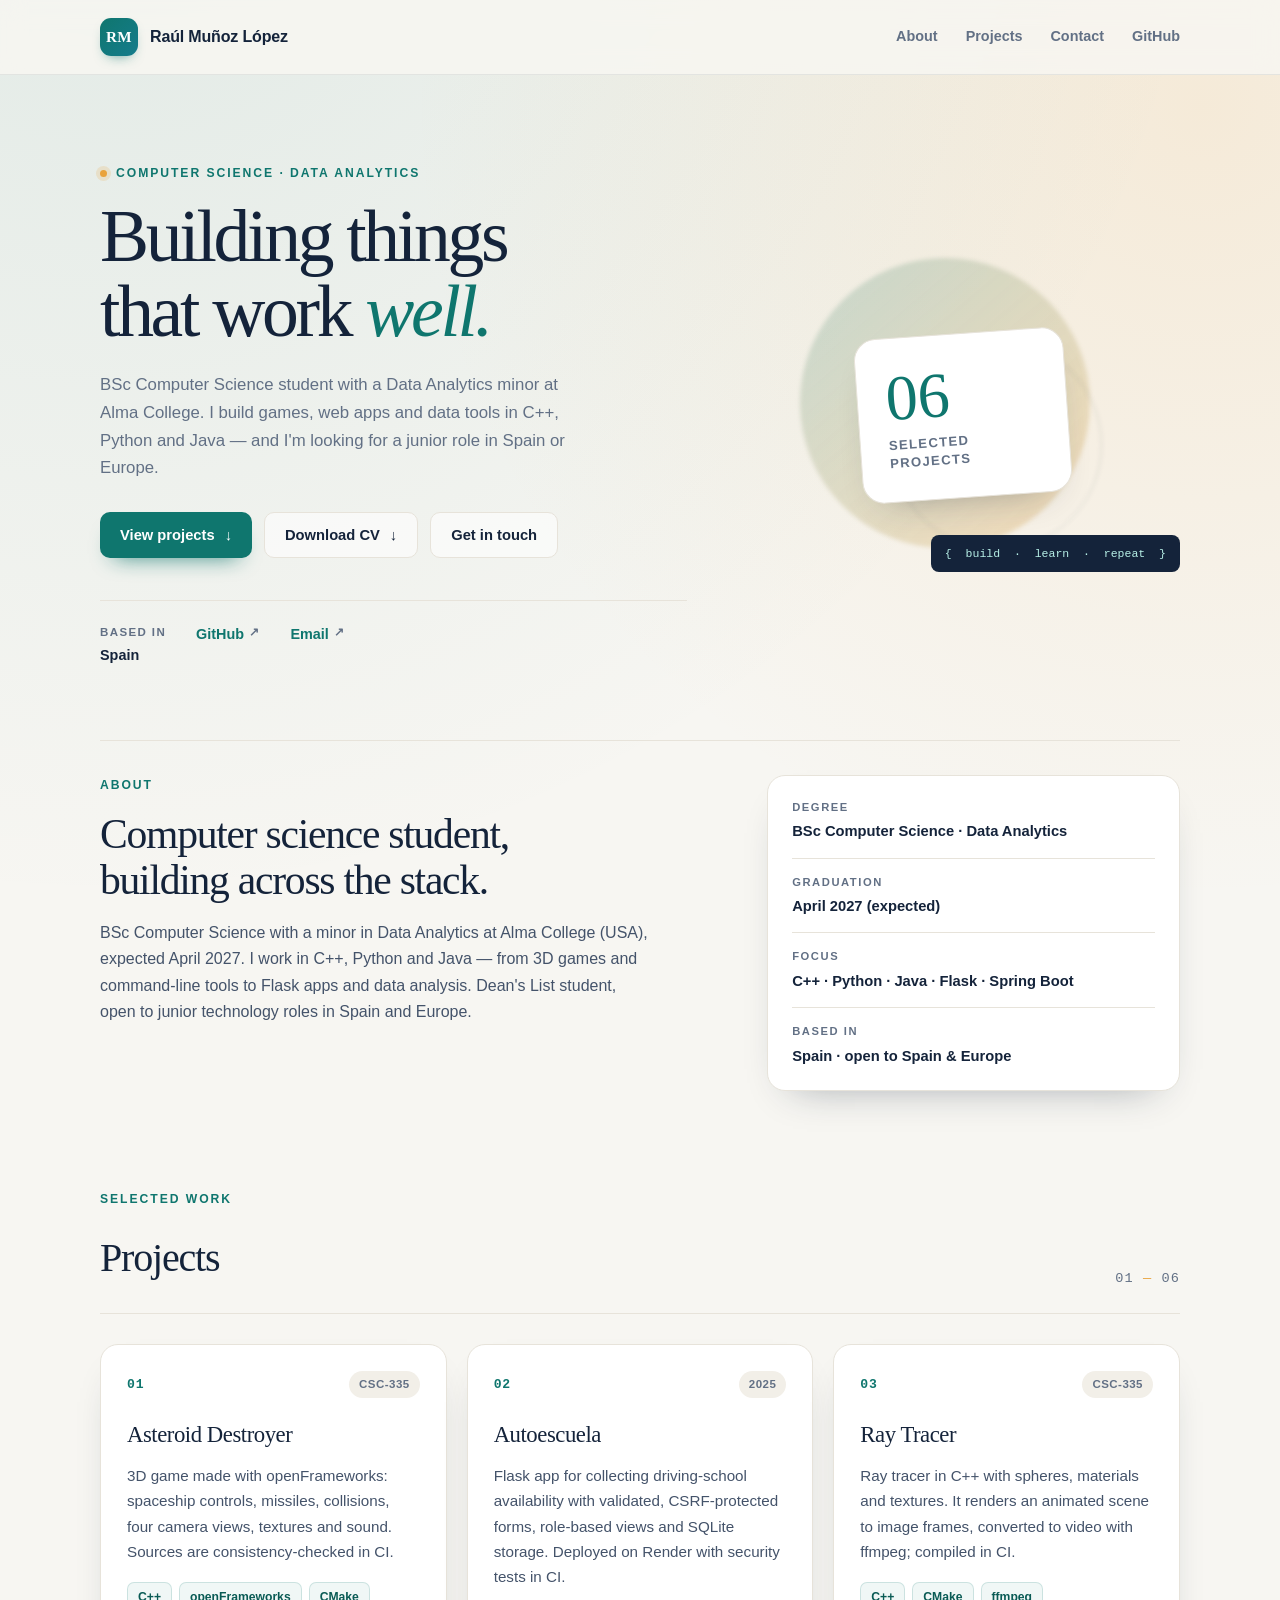
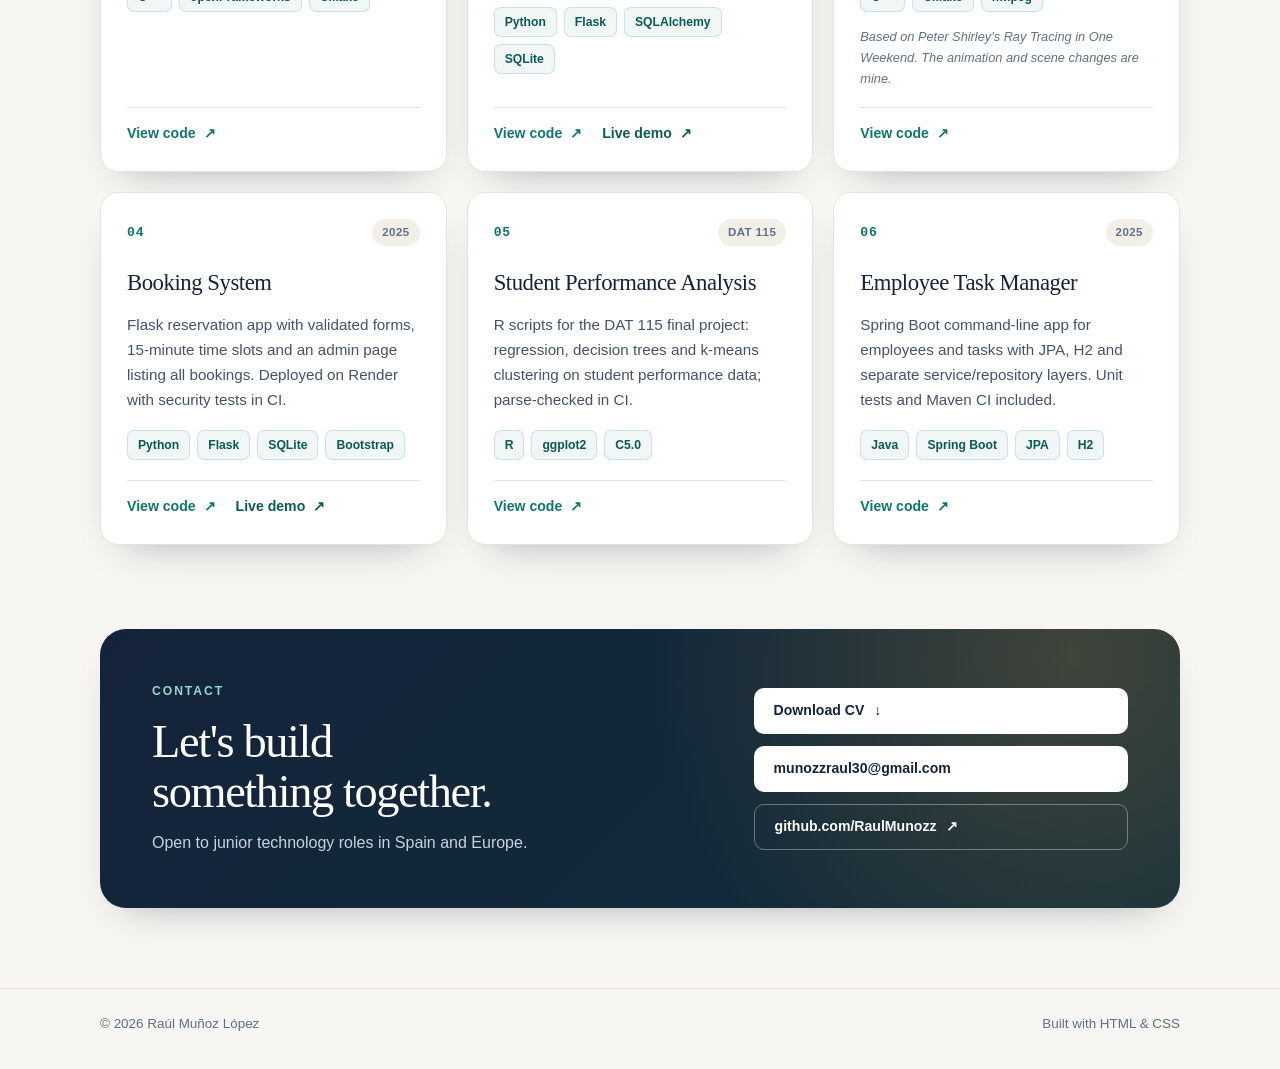
<file: index.html>
<!doctype html>
<html lang="en">
<head>
  <meta charset="utf-8">
  <meta name="viewport" content="width=device-width, initial-scale=1">
  <meta name="description" content="Selected projects by Raúl Muñoz López, computer science student.">
  <meta http-equiv="Content-Security-Policy" content="default-src 'self'; base-uri 'none'; object-src 'none'; script-src 'self'; style-src 'self' https://fonts.googleapis.com; font-src 'self' https://fonts.gstatic.com; img-src 'self' data:; connect-src 'self'; form-action 'none'; frame-src 'none'; worker-src 'none'; upgrade-insecure-requests">
  <meta name="referrer" content="no-referrer">
  <title>Raúl Muñoz López — Projects</title>
  <link rel="icon" href="favicon.svg" type="image/svg+xml">
  <link rel="preconnect" href="https://fonts.googleapis.com">
  <link rel="preconnect" href="https://fonts.gstatic.com" crossorigin>
  <link href="https://fonts.googleapis.com/css2?family=DM+Sans:wght@400;500;600;700&family=Fraunces:opsz,wght@9..144,500;9..144,600&display=swap" rel="stylesheet">
  <link rel="stylesheet" href="styles.css">
</head>
<body>
  <header class="site-header">
    <div class="wrap header-inner">
      <a class="brand" href="#top" aria-label="Back to top">
        <span class="brand-mark">RM</span>
        <span class="brand-name">Raúl Muñoz López</span>
      </a>
      <nav class="site-nav" aria-label="Main navigation">
        <a href="#about">About</a>
        <a href="#projects">Projects</a>
        <a href="#contact">Contact</a>
        <a href="https://github.com/RaulMunozz" target="_blank" rel="noopener noreferrer">GitHub</a>
      </nav>
    </div>
  </header>

  <main id="top">
    <section class="hero wrap" aria-labelledby="hero-title">
      <div class="hero-copy">
        <p class="eyebrow"><span class="eyebrow-dot"></span> Computer Science · Data Analytics</p>
        <h1 id="hero-title">Building things<br>that work <em>well.</em></h1>
        <p class="lede">BSc Computer Science student with a Data Analytics minor at Alma College. I build games, web apps and data tools in C++, Python and Java — and I'm looking for a junior role in Spain or Europe.</p>
        <div class="hero-actions">
          <a class="btn btn-primary" href="#projects">View projects <span aria-hidden="true">↓</span></a>
          <a class="btn btn-ghost" href="CV.pdf">Download CV <span aria-hidden="true">↓</span></a>
          <a class="btn btn-ghost" href="mailto:munozzraul30@gmail.com">Get in touch</a>
        </div>
        <ul class="hero-meta" aria-label="Quick information">
          <li><span>Based in</span><strong>Spain</strong></li>
          <li><a href="https://github.com/RaulMunozz" target="_blank" rel="noopener noreferrer">GitHub <span aria-hidden="true">↗</span></a></li>
          <li><a href="mailto:munozzraul30@gmail.com">Email <span aria-hidden="true">↗</span></a></li>
        </ul>
      </div>
      <div class="hero-art" aria-hidden="true">
        <div class="orb orb-back"></div>
        <div class="orb orb-front"></div>
        <div class="hero-badge">
          <span class="hero-badge-number">06</span>
          <span class="hero-badge-label">selected<br>projects</span>
        </div>
        <div class="hero-code">{ &nbsp;build &nbsp;· &nbsp;learn &nbsp;· &nbsp;repeat&nbsp; }</div>
      </div>
    </section>

    <section id="about" class="about-section wrap" aria-labelledby="about-title">
      <div class="about-copy">
        <p class="eyebrow">About</p>
        <h2 id="about-title">Computer science student,<br>building across the stack.</h2>
        <p>BSc Computer Science with a minor in Data Analytics at Alma College (USA), expected April 2027. I work in C++, Python and Java — from 3D games and command-line tools to Flask apps and data analysis. Dean's List student, open to junior technology roles in Spain and Europe.</p>
      </div>
      <dl class="about-facts">
        <div><dt>Degree</dt><dd>BSc Computer Science · Data Analytics</dd></div>
        <div><dt>Graduation</dt><dd>April 2027 (expected)</dd></div>
        <div><dt>Focus</dt><dd>C++ · Python · Java · Flask · Spring Boot</dd></div>
        <div><dt>Based in</dt><dd>Spain · open to Spain &amp; Europe</dd></div>
      </dl>
    </section>

    <section id="projects" class="projects-section wrap" aria-labelledby="projects-title">
      <div class="section-heading">
        <div>
          <p class="eyebrow">Selected work</p>
          <h2 id="projects-title">Projects</h2>
        </div>
        <p class="section-count">01 <span>—</span> 06</p>
      </div>

      <div class="projects">
        <article class="card">
          <div class="card-head"><span class="card-index">01</span><span class="card-tag">CSC-335</span></div>
          <h3>Asteroid Destroyer</h3>
          <p>3D game made with openFrameworks: spaceship controls, missiles, collisions, four camera views, textures and sound. Sources are consistency-checked in CI.</p>
          <ul class="tech"><li>C++</li><li>openFrameworks</li><li>CMake</li></ul>
          <div class="card-actions">
            <a class="card-link" href="https://github.com/RaulMunozz/asteroid-destroyer" target="_blank" rel="noopener noreferrer">View code <span aria-hidden="true">↗</span></a>
          </div>
        </article>

        <article class="card">
          <div class="card-head"><span class="card-index">02</span><span class="card-tag">2025</span></div>
          <h3>Autoescuela</h3>
          <p>Flask app for collecting driving-school availability with validated, CSRF-protected forms, role-based views and SQLite storage. Deployed on Render with security tests in CI.</p>
          <ul class="tech"><li>Python</li><li>Flask</li><li>SQLAlchemy</li><li>SQLite</li></ul>
          <div class="card-actions">
            <a class="card-link" href="https://github.com/RaulMunozz/autoescuela-demo" target="_blank" rel="noopener noreferrer">View code <span aria-hidden="true">↗</span></a>
            <a class="card-demo" href="https://autoescuela-demo.onrender.com" target="_blank" rel="noopener noreferrer">Live demo <span aria-hidden="true">↗</span></a>
          </div>
        </article>

        <article class="card">
          <div class="card-head"><span class="card-index">03</span><span class="card-tag">CSC-335</span></div>
          <h3>Ray Tracer</h3>
          <p>Ray tracer in C++ with spheres, materials and textures. It renders an animated scene to image frames, converted to video with ffmpeg; compiled in CI.</p>
          <ul class="tech"><li>C++</li><li>CMake</li><li>ffmpeg</li></ul>
          <p class="note">Based on Peter Shirley's <em>Ray Tracing in One Weekend</em>. The animation and scene changes are mine.</p>
          <div class="card-actions">
            <a class="card-link" href="https://github.com/RaulMunozz/ray-tracer-cpp" target="_blank" rel="noopener noreferrer">View code <span aria-hidden="true">↗</span></a>
          </div>
        </article>

        <article class="card">
          <div class="card-head"><span class="card-index">04</span><span class="card-tag">2025</span></div>
          <h3>Booking System</h3>
          <p>Flask reservation app with validated forms, 15-minute time slots and an admin page listing all bookings. Deployed on Render with security tests in CI.</p>
          <ul class="tech"><li>Python</li><li>Flask</li><li>SQLite</li><li>Bootstrap</li></ul>
          <div class="card-actions">
            <a class="card-link" href="https://github.com/RaulMunozz/flask-reservas" target="_blank" rel="noopener noreferrer">View code <span aria-hidden="true">↗</span></a>
            <a class="card-demo" href="https://flask-reservas.onrender.com" target="_blank" rel="noopener noreferrer">Live demo <span aria-hidden="true">↗</span></a>
          </div>
        </article>

        <article class="card">
          <div class="card-head"><span class="card-index">05</span><span class="card-tag">DAT 115</span></div>
          <h3>Student Performance Analysis</h3>
          <p>R scripts for the DAT 115 final project: regression, decision trees and k-means clustering on student performance data; parse-checked in CI.</p>
          <ul class="tech"><li>R</li><li>ggplot2</li><li>C5.0</li></ul>
          <div class="card-actions">
            <a class="card-link" href="https://github.com/RaulMunozz/student-performance-analysis" target="_blank" rel="noopener noreferrer">View code <span aria-hidden="true">↗</span></a>
          </div>
        </article>

        <article class="card">
          <div class="card-head"><span class="card-index">06</span><span class="card-tag">2025</span></div>
          <h3>Employee Task Manager</h3>
          <p>Spring Boot command-line app for employees and tasks with JPA, H2 and separate service/repository layers. Unit tests and Maven CI included.</p>
          <ul class="tech"><li>Java</li><li>Spring Boot</li><li>JPA</li><li>H2</li></ul>
          <div class="card-actions">
            <a class="card-link" href="https://github.com/RaulMunozz/employee-task-manager" target="_blank" rel="noopener noreferrer">View code <span aria-hidden="true">↗</span></a>
          </div>
        </article>
      </div>
    </section>

    <section id="contact" class="contact-section wrap" aria-labelledby="contact-title">
      <div class="contact-card">
        <div class="contact-copy">
          <p class="eyebrow eyebrow-light">Contact</p>
          <h2 id="contact-title">Let's build<br>something together.</h2>
          <p>Open to junior technology roles in Spain and Europe.</p>
        </div>
        <div class="contact-actions">
          <a class="btn btn-light" href="CV.pdf">Download CV <span aria-hidden="true">↓</span></a>
          <a class="btn btn-light" href="mailto:munozzraul30@gmail.com">munozzraul30@gmail.com</a>
          <a class="btn btn-outline-light" href="https://github.com/RaulMunozz" target="_blank" rel="noopener noreferrer">github.com/RaulMunozz <span aria-hidden="true">↗</span></a>
        </div>
      </div>
    </section>
  </main>

  <footer class="site-footer">
    <div class="wrap footer-inner">
      <span>© <span id="year">2026</span> Raúl Muñoz López</span>
      <span>Built with HTML &amp; CSS</span>
    </div>
  </footer>

  <script src="script.js"></script>
</body>
</html>
</file>
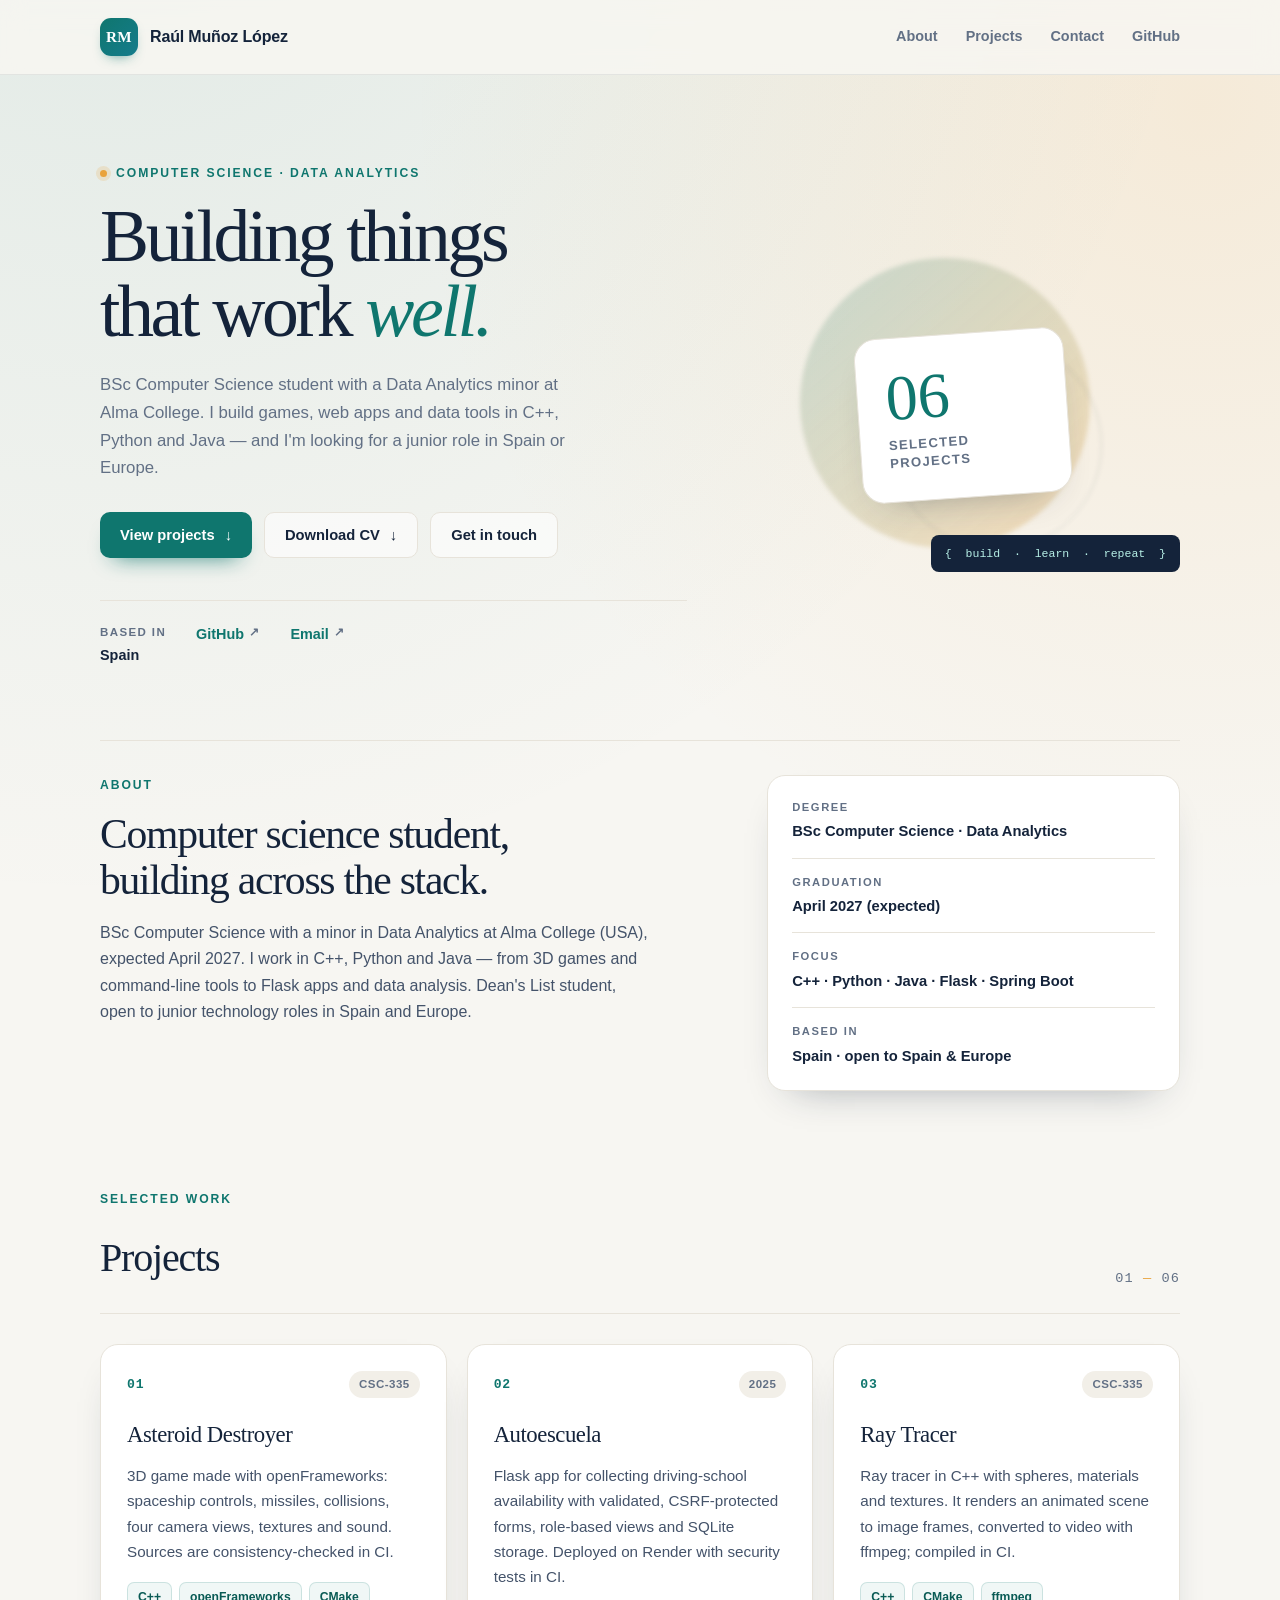
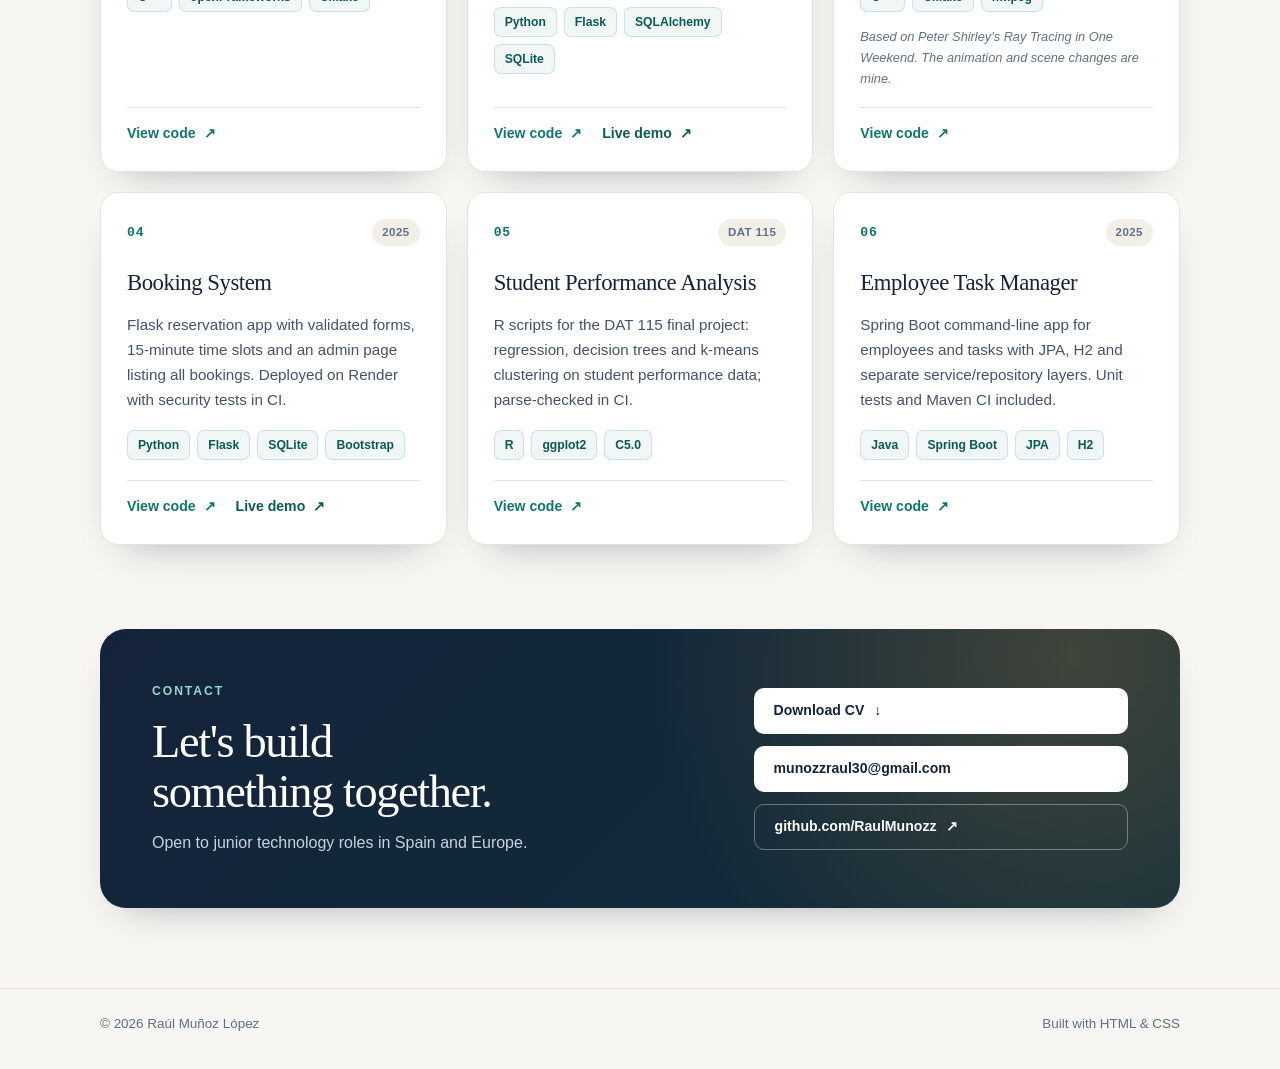
<file: portfolio/index.html>
<!doctype html>
<html lang="en">
<head>
  <meta charset="utf-8">
  <meta name="viewport" content="width=device-width, initial-scale=1">
  <meta name="description" content="Selected projects by Raúl Muñoz López, computer science student.">
  <meta http-equiv="Content-Security-Policy" content="default-src 'self'; base-uri 'none'; object-src 'none'; script-src 'self'; style-src 'self' https://fonts.googleapis.com; font-src 'self' https://fonts.gstatic.com; img-src 'self' data:; connect-src 'self'; form-action 'none'; frame-src 'none'; worker-src 'none'; upgrade-insecure-requests">
  <meta name="referrer" content="no-referrer">
  <title>Raúl Muñoz López — Projects</title>
  <link rel="icon" href="../favicon.svg" type="image/svg+xml">
  <link rel="preconnect" href="https://fonts.googleapis.com">
  <link rel="preconnect" href="https://fonts.gstatic.com" crossorigin>
  <link href="https://fonts.googleapis.com/css2?family=DM+Sans:wght@400;500;600;700&family=Fraunces:opsz,wght@9..144,500;9..144,600&display=swap" rel="stylesheet">
  <link rel="stylesheet" href="../styles.css">
</head>
<body>
  <header class="site-header">
    <div class="wrap header-inner">
      <a class="brand" href="#top" aria-label="Back to top">
        <span class="brand-mark">RM</span>
        <span class="brand-name">Raúl Muñoz López</span>
      </a>
      <nav class="site-nav" aria-label="Main navigation">
        <a href="#about">About</a>
        <a href="#projects">Projects</a>
        <a href="#contact">Contact</a>
        <a href="https://github.com/RaulMunozz" target="_blank" rel="noopener noreferrer">GitHub</a>
      </nav>
    </div>
  </header>

  <main id="top">
    <section class="hero wrap" aria-labelledby="hero-title">
      <div class="hero-copy">
        <p class="eyebrow"><span class="eyebrow-dot"></span> Computer Science · Data Analytics</p>
        <h1 id="hero-title">Building things<br>that work <em>well.</em></h1>
        <p class="lede">BSc Computer Science student with a Data Analytics minor at Alma College. I build games, web apps and data tools in C++, Python and Java — and I'm looking for a junior role in Spain or Europe.</p>
        <div class="hero-actions">
          <a class="btn btn-primary" href="#projects">View projects <span aria-hidden="true">↓</span></a>
          <a class="btn btn-ghost" href="../CV.pdf">Download CV <span aria-hidden="true">↓</span></a>
          <a class="btn btn-ghost" href="mailto:munozzraul30@gmail.com">Get in touch</a>
        </div>
        <ul class="hero-meta" aria-label="Quick information">
          <li><span>Based in</span><strong>Spain</strong></li>
          <li><a href="https://github.com/RaulMunozz" target="_blank" rel="noopener noreferrer">GitHub <span aria-hidden="true">↗</span></a></li>
          <li><a href="mailto:munozzraul30@gmail.com">Email <span aria-hidden="true">↗</span></a></li>
        </ul>
      </div>
      <div class="hero-art" aria-hidden="true">
        <div class="orb orb-back"></div>
        <div class="orb orb-front"></div>
        <div class="hero-badge">
          <span class="hero-badge-number">06</span>
          <span class="hero-badge-label">selected<br>projects</span>
        </div>
        <div class="hero-code">{ &nbsp;build &nbsp;· &nbsp;learn &nbsp;· &nbsp;repeat&nbsp; }</div>
      </div>
    </section>

    <section id="about" class="about-section wrap" aria-labelledby="about-title">
      <div class="about-copy">
        <p class="eyebrow">About</p>
        <h2 id="about-title">Computer science student,<br>building across the stack.</h2>
        <p>BSc Computer Science with a minor in Data Analytics at Alma College (USA), expected April 2027. I work in C++, Python and Java — from 3D games and command-line tools to Flask apps and data analysis. Dean's List student, open to junior technology roles in Spain and Europe.</p>
      </div>
      <dl class="about-facts">
        <div><dt>Degree</dt><dd>BSc Computer Science · Data Analytics</dd></div>
        <div><dt>Graduation</dt><dd>April 2027 (expected)</dd></div>
        <div><dt>Focus</dt><dd>C++ · Python · Java · Flask · Spring Boot</dd></div>
        <div><dt>Based in</dt><dd>Spain · open to Spain &amp; Europe</dd></div>
      </dl>
    </section>

    <section id="projects" class="projects-section wrap" aria-labelledby="projects-title">
      <div class="section-heading">
        <div>
          <p class="eyebrow">Selected work</p>
          <h2 id="projects-title">Projects</h2>
        </div>
        <p class="section-count">01 <span>—</span> 06</p>
      </div>

      <div class="projects">
        <article class="card">
          <div class="card-head"><span class="card-index">01</span><span class="card-tag">CSC-335</span></div>
          <h3>Asteroid Destroyer</h3>
          <p>3D game made with openFrameworks: spaceship controls, missiles, collisions, four camera views, textures and sound. Sources are consistency-checked in CI.</p>
          <ul class="tech"><li>C++</li><li>openFrameworks</li><li>CMake</li></ul>
          <div class="card-actions">
            <a class="card-link" href="https://github.com/RaulMunozz/asteroid-destroyer" target="_blank" rel="noopener noreferrer">View code <span aria-hidden="true">↗</span></a>
          </div>
        </article>

        <article class="card">
          <div class="card-head"><span class="card-index">02</span><span class="card-tag">2025</span></div>
          <h3>Autoescuela</h3>
          <p>Flask app for collecting driving-school availability with validated, CSRF-protected forms, role-based views and SQLite storage. Deployed on Render with security tests in CI.</p>
          <ul class="tech"><li>Python</li><li>Flask</li><li>SQLAlchemy</li><li>SQLite</li></ul>
          <div class="card-actions">
            <a class="card-link" href="https://github.com/RaulMunozz/autoescuela-demo" target="_blank" rel="noopener noreferrer">View code <span aria-hidden="true">↗</span></a>
            <a class="card-demo" href="https://autoescuela-demo.onrender.com" target="_blank" rel="noopener noreferrer">Live demo <span aria-hidden="true">↗</span></a>
          </div>
        </article>

        <article class="card">
          <div class="card-head"><span class="card-index">03</span><span class="card-tag">CSC-335</span></div>
          <h3>Ray Tracer</h3>
          <p>Ray tracer in C++ with spheres, materials and textures. It renders an animated scene to image frames, converted to video with ffmpeg; compiled in CI.</p>
          <ul class="tech"><li>C++</li><li>CMake</li><li>ffmpeg</li></ul>
          <p class="note">Based on Peter Shirley's <em>Ray Tracing in One Weekend</em>. The animation and scene changes are mine.</p>
          <div class="card-actions">
            <a class="card-link" href="https://github.com/RaulMunozz/ray-tracer-cpp" target="_blank" rel="noopener noreferrer">View code <span aria-hidden="true">↗</span></a>
          </div>
        </article>

        <article class="card">
          <div class="card-head"><span class="card-index">04</span><span class="card-tag">2025</span></div>
          <h3>Booking System</h3>
          <p>Flask reservation app with validated forms, 15-minute time slots and an admin page listing all bookings. Deployed on Render with security tests in CI.</p>
          <ul class="tech"><li>Python</li><li>Flask</li><li>SQLite</li><li>Bootstrap</li></ul>
          <div class="card-actions">
            <a class="card-link" href="https://github.com/RaulMunozz/flask-reservas" target="_blank" rel="noopener noreferrer">View code <span aria-hidden="true">↗</span></a>
            <a class="card-demo" href="https://flask-reservas.onrender.com" target="_blank" rel="noopener noreferrer">Live demo <span aria-hidden="true">↗</span></a>
          </div>
        </article>

        <article class="card">
          <div class="card-head"><span class="card-index">05</span><span class="card-tag">DAT 115</span></div>
          <h3>Student Performance Analysis</h3>
          <p>R scripts for the DAT 115 final project: regression, decision trees and k-means clustering on student performance data; parse-checked in CI.</p>
          <ul class="tech"><li>R</li><li>ggplot2</li><li>C5.0</li></ul>
          <div class="card-actions">
            <a class="card-link" href="https://github.com/RaulMunozz/student-performance-analysis" target="_blank" rel="noopener noreferrer">View code <span aria-hidden="true">↗</span></a>
          </div>
        </article>

        <article class="card">
          <div class="card-head"><span class="card-index">06</span><span class="card-tag">2025</span></div>
          <h3>Employee Task Manager</h3>
          <p>Spring Boot command-line app for employees and tasks with JPA, H2 and separate service/repository layers. Unit tests and Maven CI included.</p>
          <ul class="tech"><li>Java</li><li>Spring Boot</li><li>JPA</li><li>H2</li></ul>
          <div class="card-actions">
            <a class="card-link" href="https://github.com/RaulMunozz/employee-task-manager" target="_blank" rel="noopener noreferrer">View code <span aria-hidden="true">↗</span></a>
          </div>
        </article>
      </div>
    </section>

    <section id="contact" class="contact-section wrap" aria-labelledby="contact-title">
      <div class="contact-card">
        <div class="contact-copy">
          <p class="eyebrow eyebrow-light">Contact</p>
          <h2 id="contact-title">Let's build<br>something together.</h2>
          <p>Open to junior technology roles in Spain and Europe.</p>
        </div>
        <div class="contact-actions">
          <a class="btn btn-light" href="../CV.pdf">Download CV <span aria-hidden="true">↓</span></a>
          <a class="btn btn-light" href="mailto:munozzraul30@gmail.com">munozzraul30@gmail.com</a>
          <a class="btn btn-outline-light" href="https://github.com/RaulMunozz" target="_blank" rel="noopener noreferrer">github.com/RaulMunozz <span aria-hidden="true">↗</span></a>
        </div>
      </div>
    </section>
  </main>

  <footer class="site-footer">
    <div class="wrap footer-inner">
      <span>© <span id="year">2026</span> Raúl Muñoz López</span>
      <span>Built with HTML &amp; CSS</span>
    </div>
  </footer>

  <script src="../script.js"></script>
</body>
</html>
</file>
<file: styles.css>
/* Portfolio — warm, typographic and deliberately simple. */

:root {
  --bg: #f7f6f2;
  --surface: #ffffff;
  --ink: #14233a;
  --muted: #627085;
  --line: #e7e3da;
  --teal: #0f766e;
  --teal-dark: #0a5b55;
  --amber: #e9a23b;
  --shadow: 0 18px 40px -26px rgba(20, 35, 58, 0.45);
  --wrap: 1080px;
  --radius: 18px;
  --sans: "DM Sans", Arial, Helvetica, sans-serif;
  --serif: "Fraunces", Georgia, "Times New Roman", serif;
}

* { box-sizing: border-box; }

html { scroll-behavior: smooth; }

body {
  margin: 0;
  color: var(--ink);
  font-family: var(--sans);
  font-size: 16px;
  line-height: 1.65;
  background:
    radial-gradient(circle at 8% -8%, rgba(15, 118, 110, 0.10), transparent 36%),
    radial-gradient(circle at 94% 4%, rgba(233, 162, 59, 0.14), transparent 28%),
    var(--bg);
}

.wrap {
  width: min(100% - 40px, var(--wrap));
  margin-inline: auto;
}

a { color: var(--teal); text-decoration: none; }
a:hover { text-decoration: none; }
:focus-visible { outline: 2px solid var(--amber); outline-offset: 3px; border-radius: 4px; }

/* Header */

.site-header {
  position: sticky;
  top: 0;
  z-index: 20;
  background: rgba(247, 246, 242, 0.86);
  backdrop-filter: blur(12px);
  border-bottom: 1px solid rgba(20, 35, 58, 0.08);
}

.header-inner {
  display: flex;
  align-items: center;
  justify-content: space-between;
  gap: 20px;
  min-height: 74px;
}

.brand {
  display: inline-flex;
  align-items: center;
  gap: 12px;
  color: var(--ink);
  font-weight: 700;
  letter-spacing: -0.01em;
}

.brand-mark {
  display: grid;
  place-items: center;
  width: 38px;
  height: 38px;
  border-radius: 11px;
  background: linear-gradient(135deg, var(--teal), #157c8c);
  color: #fff;
  font-family: var(--serif);
  font-size: 0.95rem;
  letter-spacing: 0.02em;
  box-shadow: 0 6px 14px -8px rgba(15, 118, 110, 0.9);
}

.brand-name { font-size: 1rem; }

.site-nav { display: flex; flex-wrap: wrap; gap: 8px 28px; }
.site-nav a {
  position: relative;
  color: var(--muted);
  font-size: 0.9rem;
  font-weight: 600;
  padding-block: 6px;
}
.site-nav a::after {
  content: "";
  position: absolute;
  left: 0;
  right: 100%;
  bottom: 0;
  height: 2px;
  background: var(--amber);
  transition: right 0.22s ease;
}
.site-nav a:hover { color: var(--ink); }
.site-nav a:hover::after { right: 0; }

/* Shared bits */

.eyebrow {
  display: flex;
  align-items: center;
  gap: 9px;
  margin: 0 0 16px;
  color: var(--teal);
  font-size: 0.76rem;
  font-weight: 700;
  letter-spacing: 0.16em;
  text-transform: uppercase;
}
.eyebrow-dot {
  width: 7px;
  height: 7px;
  border-radius: 50%;
  background: var(--amber);
  box-shadow: 0 0 0 4px rgba(233, 162, 59, 0.18);
}
.eyebrow-light { color: #8fd8cd; }

.btn {
  display: inline-flex;
  align-items: center;
  justify-content: center;
  gap: 10px;
  min-height: 46px;
  padding: 0 20px;
  border-radius: 10px;
  font-size: 0.92rem;
  font-weight: 700;
  transition: transform 0.2s ease, background 0.2s ease, border-color 0.2s ease;
}
.btn:hover { transform: translateY(-2px); }
.btn-primary {
  background: var(--teal);
  color: #fff;
  box-shadow: 0 12px 22px -14px rgba(15, 118, 110, 0.95);
}
.btn-primary:hover { background: var(--teal-dark); }
.btn-ghost {
  border: 1px solid var(--line);
  color: var(--ink);
  background: rgba(255, 255, 255, 0.6);
}
.btn-ghost:hover { border-color: var(--teal); }
.btn-light { background: #fff; color: var(--ink); }
.btn-outline-light { border: 1px solid rgba(255, 255, 255, 0.35); color: #fff; }
.btn-outline-light:hover { border-color: #fff; background: rgba(255, 255, 255, 0.08); }

/* Hero */

.hero {
  display: grid;
  grid-template-columns: minmax(0, 1.15fr) minmax(260px, 0.85fr);
  align-items: center;
  gap: 60px;
  padding: 88px 0 72px;
}

.hero h1 {
  margin: 0;
  font-family: var(--serif);
  font-size: clamp(2.9rem, 6vw, 4.6rem);
  font-weight: 500;
  line-height: 1.02;
  letter-spacing: -0.045em;
}
.hero h1 em {
  color: var(--teal);
  font-style: italic;
  font-weight: 500;
}

.lede {
  max-width: 52ch;
  margin: 22px 0 30px;
  color: var(--muted);
  font-size: 1.05rem;
}

.hero-actions { display: flex; flex-wrap: wrap; gap: 12px; }

.hero-meta {
  display: flex;
  flex-wrap: wrap;
  gap: 12px 30px;
  margin: 42px 0 0;
  padding: 22px 0 0;
  list-style: none;
  border-top: 1px solid var(--line);
}
.hero-meta li {
  display: flex;
  flex-direction: column;
  gap: 2px;
  font-size: 0.9rem;
  font-weight: 600;
}
.hero-meta span:not(.hero-badge-number):not(.hero-badge-label) {
  color: var(--muted);
  font-size: 0.72rem;
  font-weight: 600;
  letter-spacing: 0.12em;
  text-transform: uppercase;
}
.hero-meta a { display: inline-flex; gap: 5px; }

.hero-art {
  position: relative;
  min-height: 330px;
  display: grid;
  place-items: center;
}

.orb {
  position: absolute;
  border-radius: 50%;
  filter: blur(2px);
}
.orb-back {
  width: 290px;
  height: 290px;
  background: linear-gradient(140deg, rgba(15, 118, 110, 0.18), rgba(233, 162, 59, 0.28));
  transform: translate(-18px, -12px);
}
.orb-front {
  width: 210px;
  height: 210px;
  border: 1px solid rgba(20, 35, 58, 0.14);
  transform: translate(34px, 30px);
}

.hero-badge {
  position: relative;
  z-index: 1;
  width: 210px;
  padding: 28px;
  border-radius: 22px;
  background: var(--surface);
  border: 1px solid var(--line);
  box-shadow: var(--shadow);
  transform: rotate(-4deg);
}
.hero-badge-number {
  display: block;
  font-family: var(--serif);
  font-size: 4rem;
  line-height: 1;
  color: var(--teal);
}
.hero-badge-label {
  display: block;
  margin-top: 6px;
  color: var(--muted);
  font-size: 0.82rem;
  font-weight: 600;
  letter-spacing: 0.1em;
  line-height: 1.4;
  text-transform: uppercase;
}
.hero-code {
  position: absolute;
  bottom: 8px;
  right: 0;
  z-index: 2;
  padding: 9px 14px;
  border-radius: 8px;
  background: var(--ink);
  color: #b7f0e7;
  font-family: "SFMono-Regular", Consolas, monospace;
  font-size: 0.72rem;
  white-space: nowrap;
}

/* About */

.about-section {
  display: grid;
  grid-template-columns: minmax(0, 1.2fr) minmax(260px, 0.8fr);
  gap: 48px;
  align-items: start;
  padding: 34px 0 72px;
  border-top: 1px solid var(--line);
}
.about-copy h2 {
  margin: 0 0 16px;
  font-family: var(--serif);
  font-size: clamp(1.9rem, 3.4vw, 2.6rem);
  font-weight: 500;
  line-height: 1.12;
  letter-spacing: -0.03em;
}
.about-copy > p:last-child {
  max-width: 62ch;
  margin: 0;
  color: #44536a;
}
.about-facts {
  margin: 0;
  padding: 22px 24px;
  background: var(--surface);
  border: 1px solid var(--line);
  border-radius: var(--radius);
  box-shadow: var(--shadow);
}
.about-facts > div + div {
  margin-top: 14px;
  padding-top: 14px;
  border-top: 1px solid var(--line);
}
.about-facts dt {
  color: var(--muted);
  font-size: 0.7rem;
  font-weight: 700;
  letter-spacing: 0.14em;
  text-transform: uppercase;
}
.about-facts dd {
  margin: 3px 0 0;
  color: var(--ink);
  font-size: 0.92rem;
  font-weight: 600;
}

/* Projects */

.projects-section { padding: 26px 0 84px; }

.section-heading {
  display: flex;
  align-items: flex-end;
  justify-content: space-between;
  gap: 24px;
  margin-bottom: 30px;
  padding-bottom: 22px;
  border-bottom: 1px solid var(--line);
}
.section-heading h2 {
  margin: 0;
  font-family: var(--serif);
  font-size: 2.5rem;
  font-weight: 500;
  letter-spacing: -0.03em;
}
.section-count {
  margin: 0;
  color: var(--muted);
  font-family: "SFMono-Regular", Consolas, monospace;
  font-size: 0.85rem;
  letter-spacing: 0.08em;
}
.section-count span { color: var(--amber); }

.projects {
  display: grid;
  grid-template-columns: repeat(auto-fit, minmax(300px, 1fr));
  gap: 20px;
}

.card {
  display: flex;
  flex-direction: column;
  padding: 26px;
  background: var(--surface);
  border: 1px solid var(--line);
  border-radius: var(--radius);
  box-shadow: var(--shadow);
  transition: transform 0.25s ease, box-shadow 0.25s ease, border-color 0.25s ease;
}
.card:hover {
  transform: translateY(-5px);
  border-color: rgba(15, 118, 110, 0.35);
  box-shadow: 0 26px 50px -28px rgba(20, 35, 58, 0.55);
}

.card-head {
  display: flex;
  align-items: center;
  justify-content: space-between;
  gap: 12px;
  margin-bottom: 18px;
}
.card-index {
  color: var(--teal);
  font-family: "SFMono-Regular", Consolas, monospace;
  font-size: 0.82rem;
  font-weight: 700;
  letter-spacing: 0.06em;
}
.card-tag {
  padding: 4px 10px;
  border-radius: 999px;
  background: #f2efe8;
  color: var(--muted);
  font-size: 0.72rem;
  font-weight: 700;
  letter-spacing: 0.04em;
}

.card h3 {
  margin: 0 0 10px;
  font-family: var(--serif);
  font-size: 1.42rem;
  font-weight: 500;
  letter-spacing: -0.02em;
}
.card > p:not(.note) { margin: 0 0 18px; color: #44536a; font-size: 0.95rem; }

.tech {
  display: flex;
  flex-wrap: wrap;
  gap: 7px;
  margin: 0 0 20px;
  padding: 0;
  list-style: none;
}
.tech li {
  padding: 4px 10px;
  border: 1px solid rgba(15, 118, 110, 0.16);
  border-radius: 7px;
  background: rgba(15, 118, 110, 0.06);
  color: var(--teal-dark);
  font-size: 0.76rem;
  font-weight: 600;
}

.note {
  margin: -6px 0 18px;
  color: var(--muted);
  font-size: 0.8rem;
  font-style: italic;
}

.card-actions {
  display: flex;
  flex-wrap: wrap;
  gap: 12px 20px;
  margin-top: auto;
  padding-top: 14px;
  border-top: 1px solid var(--line);
}
.card-link,
.card-demo {
  display: inline-flex;
  align-items: center;
  gap: 8px;
  width: fit-content;
  color: var(--teal);
  font-size: 0.88rem;
  font-weight: 700;
}
.card-demo { color: var(--teal-dark); }
.card-link span,
.card-demo span { transition: transform 0.2s ease; }
.card-link:hover span,
.card-demo:hover span { transform: translate(3px, -3px); }

/* Contact */

.contact-section { padding-bottom: 80px; }
.contact-card {
  display: grid;
  grid-template-columns: minmax(0, 1.2fr) minmax(240px, 0.8fr);
  align-items: center;
  gap: 40px;
  padding: 52px;
  border-radius: 26px;
  background:
    radial-gradient(circle at 90% 10%, rgba(233, 162, 59, 0.22), transparent 42%),
    linear-gradient(135deg, #14233a, #0f2d3a);
  color: #fff;
  box-shadow: var(--shadow);
}
.contact-copy h2 {
  margin: 0 0 12px;
  font-family: var(--serif);
  font-size: clamp(2rem, 4vw, 2.9rem);
  font-weight: 500;
  line-height: 1.08;
  letter-spacing: -0.03em;
}
.contact-copy > p:last-child { margin: 0; color: #c6d4dd; }
.contact-actions { display: flex; flex-direction: column; gap: 12px; }
.contact-actions .btn { justify-content: flex-start; font-size: 0.88rem; }

/* Footer */

.site-footer { border-top: 1px solid var(--line); padding: 24px 0 34px; }
.footer-inner {
  display: flex;
  flex-wrap: wrap;
  justify-content: space-between;
  gap: 10px;
  color: var(--muted);
  font-size: 0.84rem;
}

/* Responsive */

@media (max-width: 860px) {
  .hero { grid-template-columns: 1fr; gap: 24px; padding: 64px 0 52px; }
  .hero-art { min-height: 250px; }
  .orb-back { width: 220px; height: 220px; }
  .orb-front { width: 160px; height: 160px; }
  .hero-badge { width: 175px; padding: 22px; }
  .hero-badge-number { font-size: 3.2rem; }
  .about-section { grid-template-columns: 1fr; gap: 24px; padding: 28px 0 56px; }
  .contact-card { grid-template-columns: 1fr; padding: 38px; }
}

@media (max-width: 560px) {
  .wrap { width: min(100% - 28px, var(--wrap)); }
  .header-inner { min-height: 66px; }
  .brand-name { display: none; }
  .site-nav { gap: 8px 18px; }
  .hero h1 { font-size: 2.7rem; }
  .section-heading { align-items: flex-start; }
  .projects { grid-template-columns: 1fr; }
  .card { padding: 22px; }
}

@media (prefers-reduced-motion: reduce) {
  html { scroll-behavior: auto; }
  *, *::before, *::after { transition: none !important; }
}
</file>
